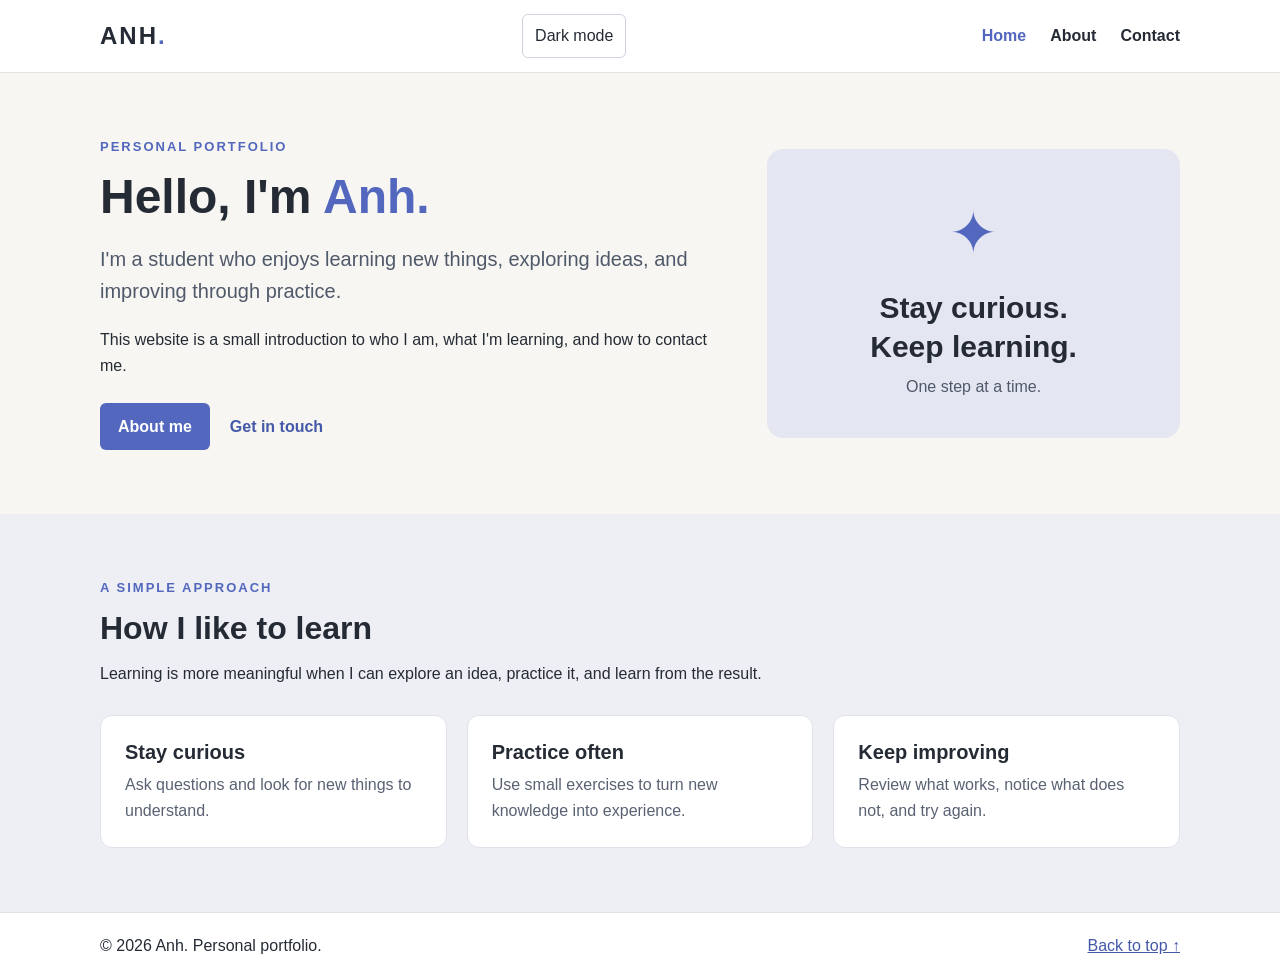
<file: index.html>
<!DOCTYPE html>
<html lang="en">
<head>
  <meta charset="UTF-8">
  <meta name="viewport" content="width=device-width, initial-scale=1.0">
  <meta name="description" content="A personal portfolio introducing Anh.">
  <title>Home | Anh's Portfolio</title>
  <link rel="stylesheet" href="styles.css">
  <script src="script.js" defer></script>
</head>
<body>
  <a class="skip-link" href="#main-content">Skip to main content</a>

  <header class="site-header">
    <div class="container header-inner">
      <a class="brand" href="index.html">ANH<span>.</span></a>

      <div class="header-actions">
        <button class="menu-toggle" id="menu-toggle" type="button"
          aria-controls="main-nav" aria-expanded="false">Menu</button>
        <button class="theme-toggle" id="theme-toggle" type="button"
          aria-pressed="false">Dark mode</button>
      </div>

      <nav class="main-nav" id="main-nav" aria-label="Main navigation">
        <a href="index.html" aria-current="page">Home</a>
        <a href="about.html">About</a>
        <a href="contact.html">Contact</a>
      </nav>
    </div>
  </header>

  <main id="main-content">
    <section class="hero section-space">
      <div class="container hero-grid">
        <div class="hero-text">
          <p class="eyebrow">Personal portfolio</p>
          <h1>Hello, I'm <span>Anh.</span></h1>
          <p class="lead">I'm a student who enjoys learning new things, exploring ideas, and improving through practice.</p>
          <p>This website is a small introduction to who I am, what I'm learning, and how to contact me.</p>
          <div class="button-row">
            <a class="button" href="about.html">About me</a>
            <a class="text-link" href="contact.html">Get in touch</a>
          </div>
        </div>
        <div class="welcome-card" aria-label="A simple reminder to keep learning">
          <p class="welcome-mark" aria-hidden="true">✦</p>
          <p class="welcome-quote">Stay curious.<br>Keep learning.</p>
          <p class="welcome-note">One step at a time.</p>
        </div>
      </div>
    </section>

    <section class="section-space section-light" aria-labelledby="values-title">
      <div class="container">
        <div class="section-heading">
          <p class="eyebrow">A simple approach</p>
          <h2 id="values-title">How I like to learn</h2>
          <p>Learning is more meaningful when I can explore an idea, practice it, and learn from the result.</p>
        </div>

        <div class="value-grid">
          <article class="info-card">
            <h3>Stay curious</h3>
            <p>Ask questions and look for new things to understand.</p>
          </article>
          <article class="info-card">
            <h3>Practice often</h3>
            <p>Use small exercises to turn new knowledge into experience.</p>
          </article>
          <article class="info-card">
            <h3>Keep improving</h3>
            <p>Review what works, notice what does not, and try again.</p>
          </article>
        </div>
      </div>
    </section>
  </main>

  <footer class="site-footer">
    <div class="container footer-inner">
      <p>© 2026 Anh. Personal portfolio.</p>
      <a href="#main-content">Back to top ↑</a>
    </div>
  </footer>
</body>
</html>
</file>
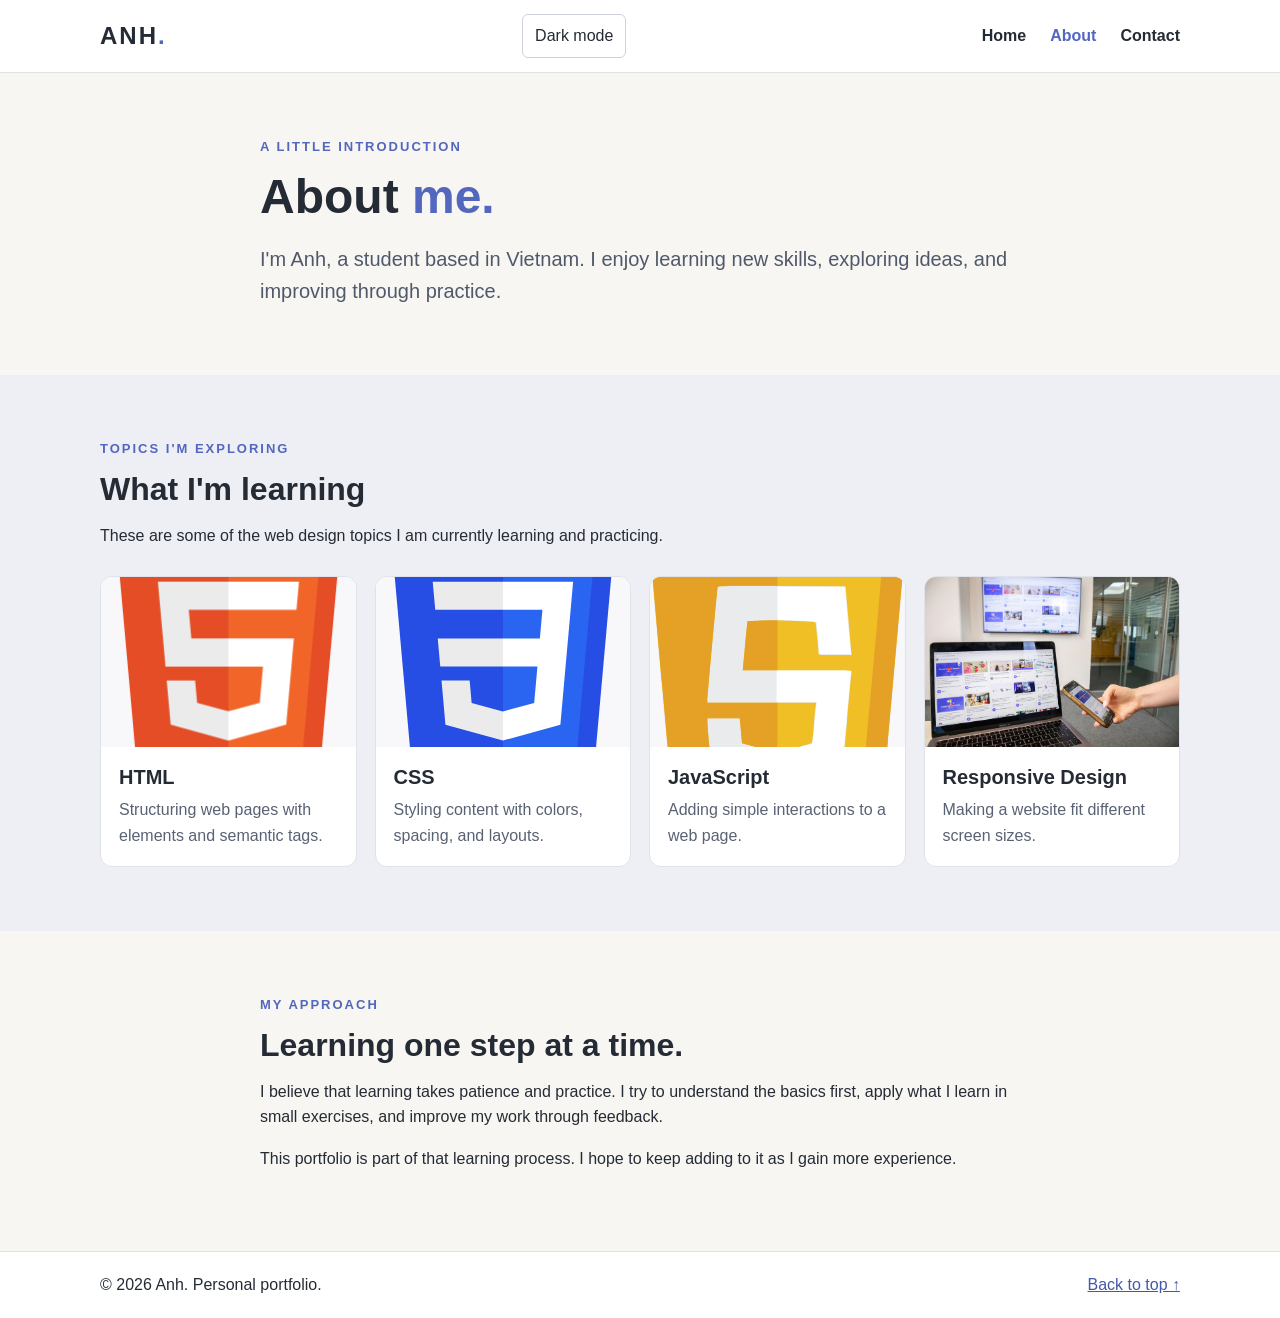
<file: about.html>
<!DOCTYPE html>
<html lang="en">
<head>
  <meta charset="UTF-8">
  <meta name="viewport" content="width=device-width, initial-scale=1.0">
  <meta name="description" content="Learn more about Anh and the topics Anh is learning.">
  <title>About | Anh's Portfolio</title>
  <link rel="stylesheet" href="styles.css">
  <script src="script.js" defer></script>
</head>
<body>
  <a class="skip-link" href="#main-content">Skip to main content</a>

  <header class="site-header">
    <div class="container header-inner">
      <a class="brand" href="index.html">ANH<span>.</span></a>

      <div class="header-actions">
        <button class="menu-toggle" id="menu-toggle" type="button"
          aria-controls="main-nav" aria-expanded="false">Menu</button>
        <button class="theme-toggle" id="theme-toggle" type="button"
          aria-pressed="false">Dark mode</button>
      </div>

      <nav class="main-nav" id="main-nav" aria-label="Main navigation">
        <a href="index.html">Home</a>
        <a href="about.html" aria-current="page">About</a>
        <a href="contact.html">Contact</a>
      </nav>
    </div>
  </header>

  <main id="main-content">
    <section class="page-intro section-space">
      <div class="container narrow-container">
        <p class="eyebrow">A little introduction</p>
        <h1>About <span>me.</span></h1>
        <p class="lead">I'm Anh, a student based in Vietnam. I enjoy learning new skills, exploring ideas, and improving through practice.</p>
      </div>
    </section>

    <section class="section-space section-light" aria-labelledby="learning-title">
      <div class="container">
        <div class="section-heading">
          <p class="eyebrow">Topics I'm exploring</p>
          <h2 id="learning-title">What I'm learning</h2>
          <p>These are some of the web design topics I am currently learning and practicing.</p>
        </div>

        <div class="topic-grid">
          <article class="topic-card">
            <img src="assets/html.png" alt="Illustration representing HTML document structure">
            <div class="topic-card-content">
              <h3>HTML</h3>
              <p>Structuring web pages with elements and semantic tags.</p>
            </div>
          </article>
          <article class="topic-card">
            <img src="assets/css.svg" alt="Illustration representing CSS styling">
            <div class="topic-card-content">
              <h3>CSS</h3>
              <p>Styling content with colors, spacing, and layouts.</p>
            </div>
          </article>
          <article class="topic-card">
            <img src="assets/javascript.svg" alt="Illustration representing JavaScript code">
            <div class="topic-card-content">
              <h3>JavaScript</h3>
              <p>Adding simple interactions to a web page.</p>
            </div>
          </article>
          <article class="topic-card">
            <img src="assets/responsive.jpg" alt="Illustration showing desktop, tablet, and phone screen sizes">
            <div class="topic-card-content">
              <h3>Responsive Design</h3>
              <p>Making a website fit different screen sizes.</p>
            </div>
          </article>
        </div>
      </div>
    </section>

    <section class="section-space">
      <div class="container narrow-container">
        <p class="eyebrow">My approach</p>
        <h2>Learning one step at a time.</h2>
        <p>I believe that learning takes patience and practice. I try to understand the basics first, apply what I learn in small exercises, and improve my work through feedback.</p>
        <p>This portfolio is part of that learning process. I hope to keep adding to it as I gain more experience.</p>
      </div>
    </section>
  </main>

  <footer class="site-footer">
    <div class="container footer-inner">
      <p>© 2026 Anh. Personal portfolio.</p>
      <a href="#main-content">Back to top ↑</a>
    </div>
  </footer>
</body>
</html>
</file>
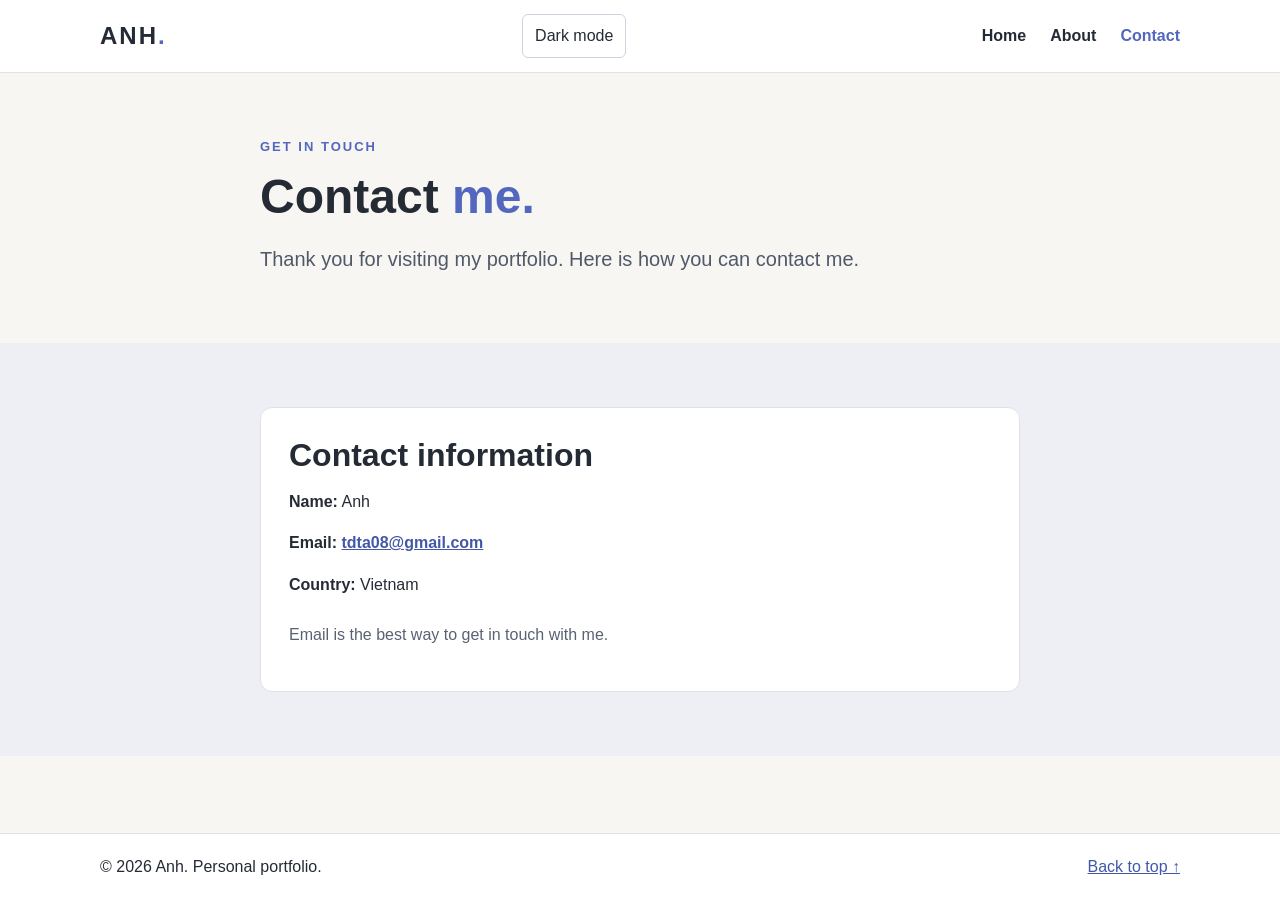
<file: contact.html>
<!DOCTYPE html>
<html lang="en">
<head>
  <meta charset="UTF-8">
  <meta name="viewport" content="width=device-width, initial-scale=1.0">
  <meta name="description" content="Contact information for Anh's personal portfolio.">
  <title>Contact | Anh's Portfolio</title>
  <link rel="stylesheet" href="styles.css">
  <script src="script.js" defer></script>
</head>
<body>
  <a class="skip-link" href="#main-content">Skip to main content</a>

  <header class="site-header">
    <div class="container header-inner">
      <a class="brand" href="index.html">ANH<span>.</span></a>

      <div class="header-actions">
        <button class="menu-toggle" id="menu-toggle" type="button"
          aria-controls="main-nav" aria-expanded="false">Menu</button>
        <button class="theme-toggle" id="theme-toggle" type="button"
          aria-pressed="false">Dark mode</button>
      </div>

      <nav class="main-nav" id="main-nav" aria-label="Main navigation">
        <a href="index.html">Home</a>
        <a href="about.html">About</a>
        <a href="contact.html" aria-current="page">Contact</a>
      </nav>
    </div>
  </header>

  <main id="main-content">
    <section class="page-intro section-space">
      <div class="container narrow-container">
        <p class="eyebrow">Get in touch</p>
        <h1>Contact <span>me.</span></h1>
        <p class="lead">Thank you for visiting my portfolio. Here is how you can contact me.</p>
      </div>
    </section>

    <section class="section-space section-light" aria-labelledby="contact-title">
      <div class="container narrow-container">
        <div class="contact-card">
          <h2 id="contact-title">Contact information</h2>
          <p><strong>Name:</strong> Anh</p>
          <p><strong>Email:</strong> <a href="mailto:tdta08@gmail.com">tdta08@gmail.com</a></p>
          <p><strong>Country:</strong> Vietnam</p>
          <p class="contact-note">Email is the best way to get in touch with me.</p>
        </div>
      </div>
    </section>
  </main>

  <footer class="site-footer">
    <div class="container footer-inner">
      <p>© 2026 Anh. Personal portfolio.</p>
      <a href="#main-content">Back to top ↑</a>
    </div>
  </footer>
</body>
</html>
</file>
<file: styles.css>
/* Basic page styles */
* {
  box-sizing: border-box;
}

html {
  scroll-behavior: smooth;
}

body {
  min-height: 100vh;
  display: flex;
  flex-direction: column;
  margin: 0;
  background: #f7f6f2;
  color: #252b35;
  font-family: Arial, Helvetica, sans-serif;
  line-height: 1.6;
}

main {
  flex: 1;
}

.container {
  width: 90%;
  max-width: 1080px;
  margin: 0 auto;
}

.narrow-container {
  max-width: 760px;
}

a {
  color: #4358a8;
}

button {
  font: inherit;
}

button,
a {
  -webkit-tap-highlight-color: transparent;
}

button:focus-visible,
a:focus-visible {
  outline: 3px solid #e39a37;
  outline-offset: 3px;
}

.skip-link {
  position: absolute;
  top: -60px;
  left: 10px;
  padding: 10px 14px;
  background: #ffffff;
  color: #252b35;
  z-index: 20;
}

.skip-link:focus {
  top: 10px;
}

/* Header and navigation */
.site-header {
  background: #ffffff;
  border-bottom: 1px solid #e2e2df;
}

.header-inner {
  min-height: 72px;
  display: flex;
  align-items: center;
  justify-content: space-between;
  gap: 24px;
}

.brand {
  color: #252b35;
  font-size: 24px;
  font-weight: bold;
  letter-spacing: 2px;
  text-decoration: none;
}

.brand span,
h1 span {
  color: #5267bd;
}

.main-nav {
  display: flex;
  align-items: center;
  gap: 24px;
}

.main-nav a {
  color: #252b35;
  text-decoration: none;
  font-weight: bold;
}

.main-nav a:hover,
.main-nav a[aria-current="page"] {
  color: #5267bd;
}

.header-actions {
  display: flex;
  gap: 8px;
}

.theme-toggle,
.menu-toggle {
  padding: 8px 12px;
  border: 1px solid #cfd3df;
  border-radius: 6px;
  background: #ffffff;
  color: #252b35;
  cursor: pointer;
}

.menu-toggle {
  display: none;
}

/* Shared section styles */
.section-space {
  padding: 64px 0;
}

.section-light {
  background: #eeeff5;
}

.eyebrow {
  margin: 0 0 10px;
  color: #5267bd;
  font-size: 13px;
  font-weight: bold;
  letter-spacing: 2px;
  text-transform: uppercase;
}

h1,
h2,
h3 {
  line-height: 1.2;
}

h1 {
  margin: 0 0 18px;
  font-size: 48px;
}

h2 {
  margin: 0 0 14px;
  font-size: 32px;
}

h3 {
  margin: 0 0 8px;
  font-size: 20px;
}

p {
  margin-top: 0;
}

.lead {
  color: #50596a;
  font-size: 20px;
}

/* Home page */
.hero-grid {
  display: grid;
  grid-template-columns: 1.2fr 0.8fr;
  align-items: center;
  gap: 48px;
}

.hero-text {
  max-width: 620px;
}

.button-row {
  display: flex;
  align-items: center;
  flex-wrap: wrap;
  gap: 20px;
  margin-top: 24px;
}

.button {
  display: inline-block;
  padding: 11px 18px;
  border: 0;
  border-radius: 6px;
  background: #5267bd;
  color: #ffffff;
  font-weight: bold;
  text-decoration: none;
  cursor: pointer;
}

.button:hover {
  background: #3f529f;
}

.text-link {
  font-weight: bold;
  text-decoration: none;
}

.welcome-card {
  padding: 38px;
  border-radius: 16px;
  background: #e4e6f2;
  text-align: center;
}

.welcome-mark {
  margin: 0;
  color: #5267bd;
  font-size: 58px;
}

.welcome-quote {
  margin: 8px 0;
  color: #252b35;
  font-size: 30px;
  font-weight: bold;
  line-height: 1.3;
}

.welcome-note {
  margin: 8px 0 0;
  color: #50596a;
}

.section-heading {
  max-width: 680px;
  margin-bottom: 28px;
}

.value-grid {
  display: grid;
  grid-template-columns: repeat(3, 1fr);
  gap: 20px;
}

.info-card,
.topic-card {
  overflow: hidden;
  border: 1px solid #e0e2e9;
  border-radius: 12px;
  background: #ffffff;
}

.info-card {
  padding: 24px;
}

.info-card p,
.topic-card p {
  margin-bottom: 0;
  color: #596273;
}

/* About page: four learning-topic images */
.page-intro {
  padding-bottom: 48px;
}

.topic-grid {
  display: grid;
  grid-template-columns: repeat(4, 1fr);
  gap: 18px;
}

.topic-card img {
  display: block;
  width: 100%;
  height: 170px;
  object-fit: cover;
  background: #f8f8fb;
}

.topic-card-content {
  padding: 18px;
}

/* Contact page */
.contact-card {
  padding: 28px;
  border: 1px solid #e0e2e9;
  border-radius: 12px;
  background: #ffffff;
}

.contact-card a {
  font-weight: bold;
}

.contact-note {
  margin-top: 24px;
  color: #596273;
}

/* Footer */
.site-footer {
  padding: 20px 0;
  background: #ffffff;
  border-top: 1px solid #e2e2df;
}

.footer-inner {
  display: flex;
  justify-content: space-between;
  align-items: center;
  gap: 16px;
}

.footer-inner p {
  margin: 0;
}

/* Dark mode: enabled by the theme button */
body.dark {
  background: #202838;
  color: #f2f4f8;
}

body.dark .site-header,
body.dark .site-footer,
body.dark .info-card,
body.dark .topic-card,
body.dark .contact-card {
  background: #293449;
  border-color: #43506a;
}

body.dark .section-light {
  background: #252f42;
}

body.dark .brand,
body.dark .main-nav a,
body.dark .theme-toggle,
body.dark .menu-toggle,
body.dark .welcome-quote {
  color: #f2f4f8;
}

body.dark .theme-toggle,
body.dark .menu-toggle {
  background: #202838;
  border-color: #596783;
}

body.dark .lead,
body.dark .info-card p,
body.dark .topic-card p,
body.dark .contact-note,
body.dark .welcome-note {
  color: #c7cfdd;
}

body.dark .welcome-card {
  background: #35415b;
}

body.dark .topic-card img {
  background: #ffffff;
}

/* Tablet layout */
@media (min-width: 601px) and (max-width: 900px) {
  .header-inner {
    flex-wrap: wrap;
    padding: 14px 0;
  }

  .main-nav {
    order: 3;
    width: 100%;
    justify-content: center;
  }

  .hero-grid {
    grid-template-columns: 1fr 1fr;
    gap: 24px;
  }

  .topic-grid {
    grid-template-columns: repeat(2, 1fr);
  }

  .value-grid {
    grid-template-columns: repeat(2, 1fr);
  }

  .value-grid .info-card:last-child {
    grid-column: 1 / -1;
  }
}

/* Mobile layout */
@media (max-width: 600px) {
  .header-inner {
    display: grid;
    grid-template-columns: 1fr auto;
    gap: 12px;
    padding: 12px 0;
  }

  .header-actions {
    justify-content: flex-end;
  }

  .js-enabled .menu-toggle {
    display: inline-block;
  }

  .main-nav {
    display: none;
    grid-column: 1 / -1;
    flex-direction: column;
    align-items: flex-start;
    gap: 12px;
    padding: 10px 0;
  }

  .js-enabled .main-nav {
    display: none;
  }

  .js-enabled .main-nav.show {
    display: flex;
  }

  .section-space {
    padding: 44px 0;
  }

  h1 {
    font-size: 38px;
  }

  h2 {
    font-size: 28px;
  }

  .lead {
    font-size: 18px;
  }

  .hero-grid,
  .contact-grid,
  .value-grid,
  .topic-grid {
    grid-template-columns: 1fr;
  }

  .welcome-card {
    padding: 26px;
  }

  .footer-inner {
    align-items: flex-start;
    flex-direction: column;
  }
}

/* Respect visitors who prefer reduced motion */
@media (prefers-reduced-motion: reduce) {
  html {
    scroll-behavior: auto;
  }
}
</file>
